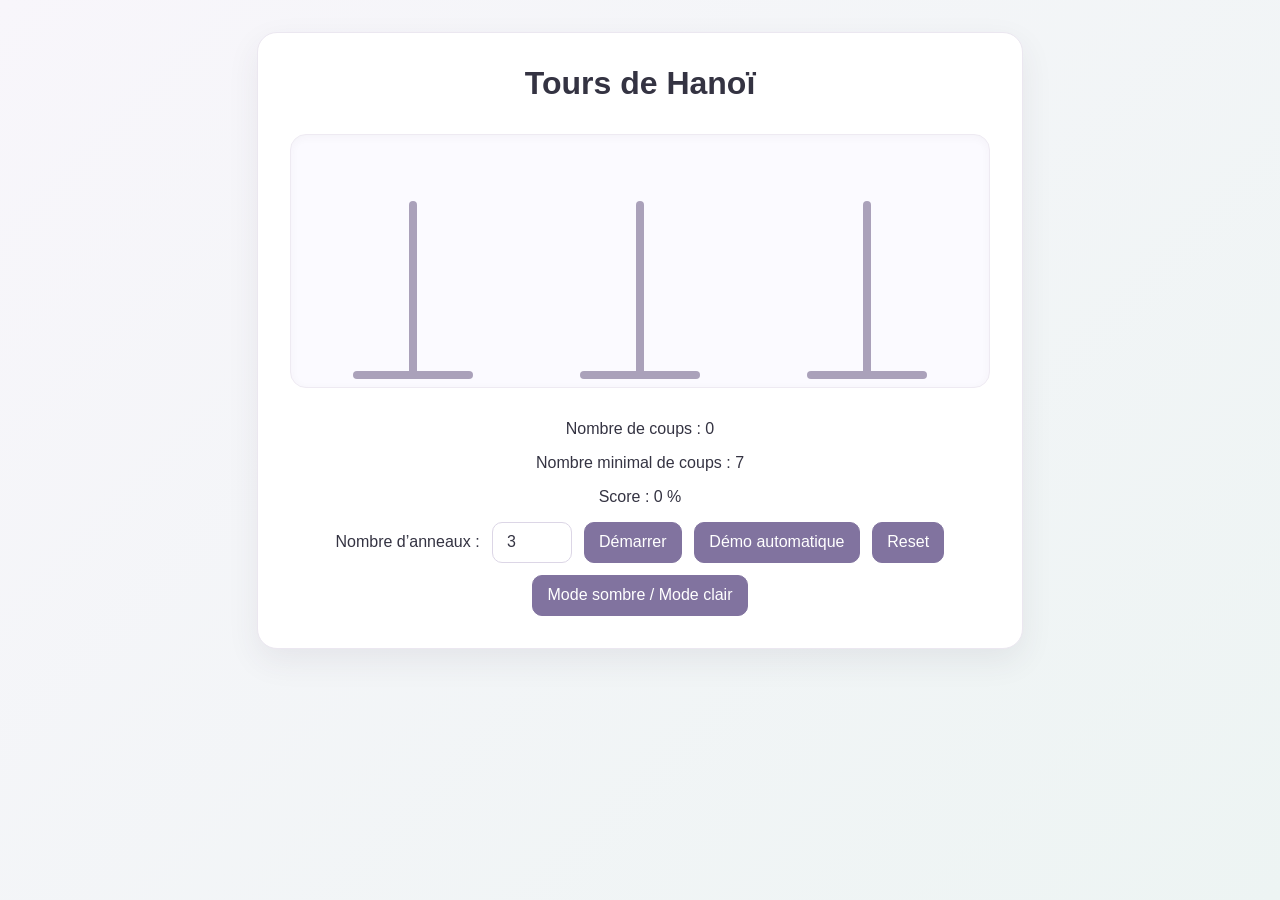
<file: index.html>
<!DOCTYPE html>
<html lang="fr">
<head>
  <meta charset="UTF-8">
  <meta name="viewport" content="width=device-width, initial-scale=1">
  <meta http-equiv="refresh" content="0; url=hanoi/">
  <title>Tours de Hanoï</title>
</head>
<body>
  <p><a href="hanoi/">Jouer au jeu des Tours de Hanoï</a></p>
</body>
</html>
</file>
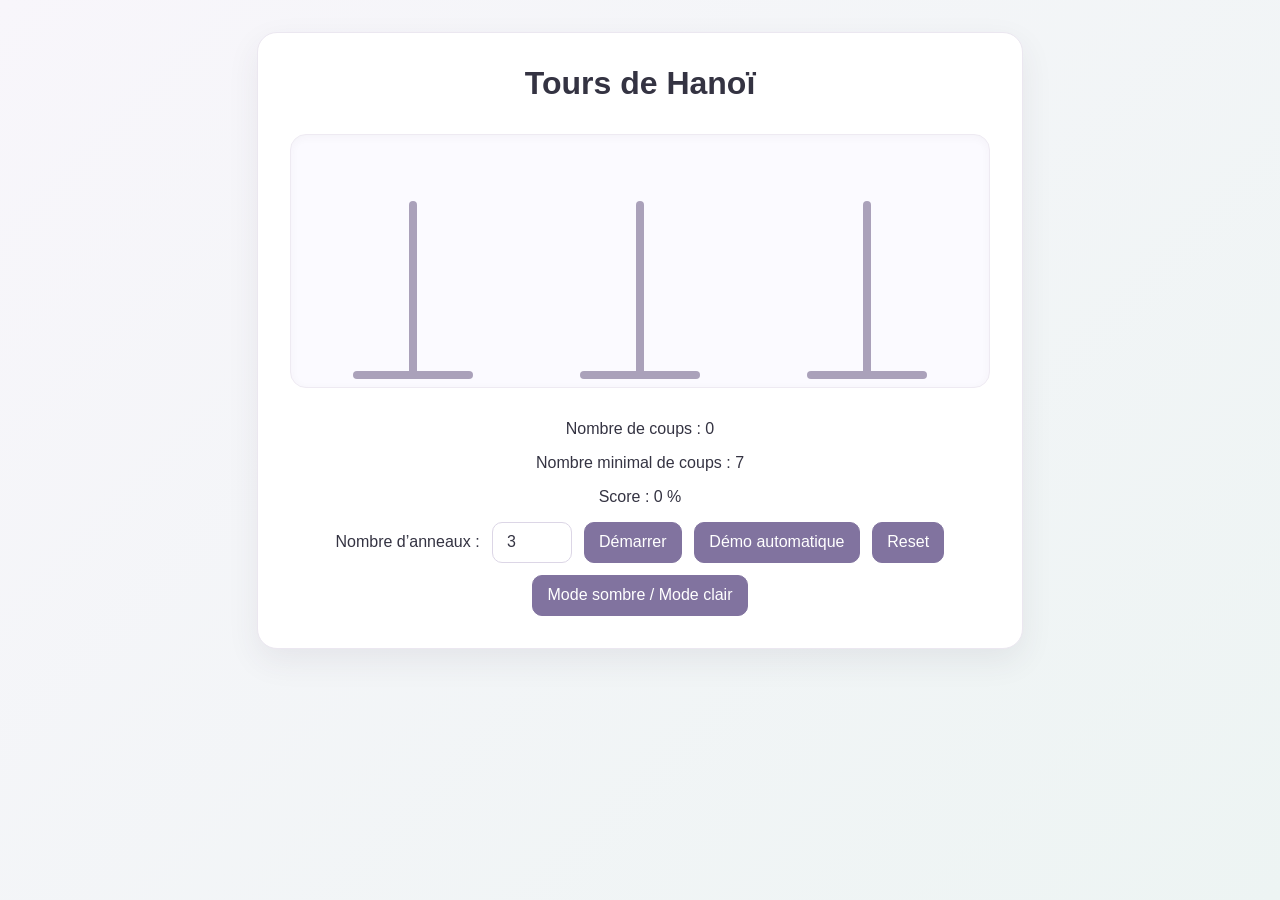
<file: hanoi/index.html>
<!DOCTYPE html>
<html lang="fr">
<head>
  <meta charset="UTF-8">
  <meta name="viewport" content="width=device-width, initial-scale=1.0">
  <title>Tours de Hanoï</title>
  <link rel="stylesheet" href="style.css">
</head>
<body>
  <main>
    <h1>Tours de Hanoï</h1>

    <div id="plateau" aria-label="Plateau avec trois tours">
      <div class="tour" aria-label="Tour 1"></div>
      <div class="tour" aria-label="Tour 2"></div>
      <div class="tour" aria-label="Tour 3"></div>
    </div>

    <p id="compteur-coups">Nombre de coups : 0</p>
    <p id="coups-minimum">Nombre minimal de coups : 7</p>
    <p id="score">Score : 0 %</p>

    <div class="commandes">
      <label for="nb-anneaux">Nombre d’anneaux :</label>
      <input type="number" id="nb-anneaux" min="1" max="8" value="3">
      <button id="btn-demarrer" type="button">Démarrer</button>
      <button id="btn-demo" type="button">Démo automatique</button>
      <button id="btn-reset" type="button">Reset</button>
      <button id="btn-theme" type="button" aria-pressed="false">
        Mode sombre / Mode clair
      </button>
    </div>
  </main>

  <script src="script.js"></script>
</body>
</html>
</file>
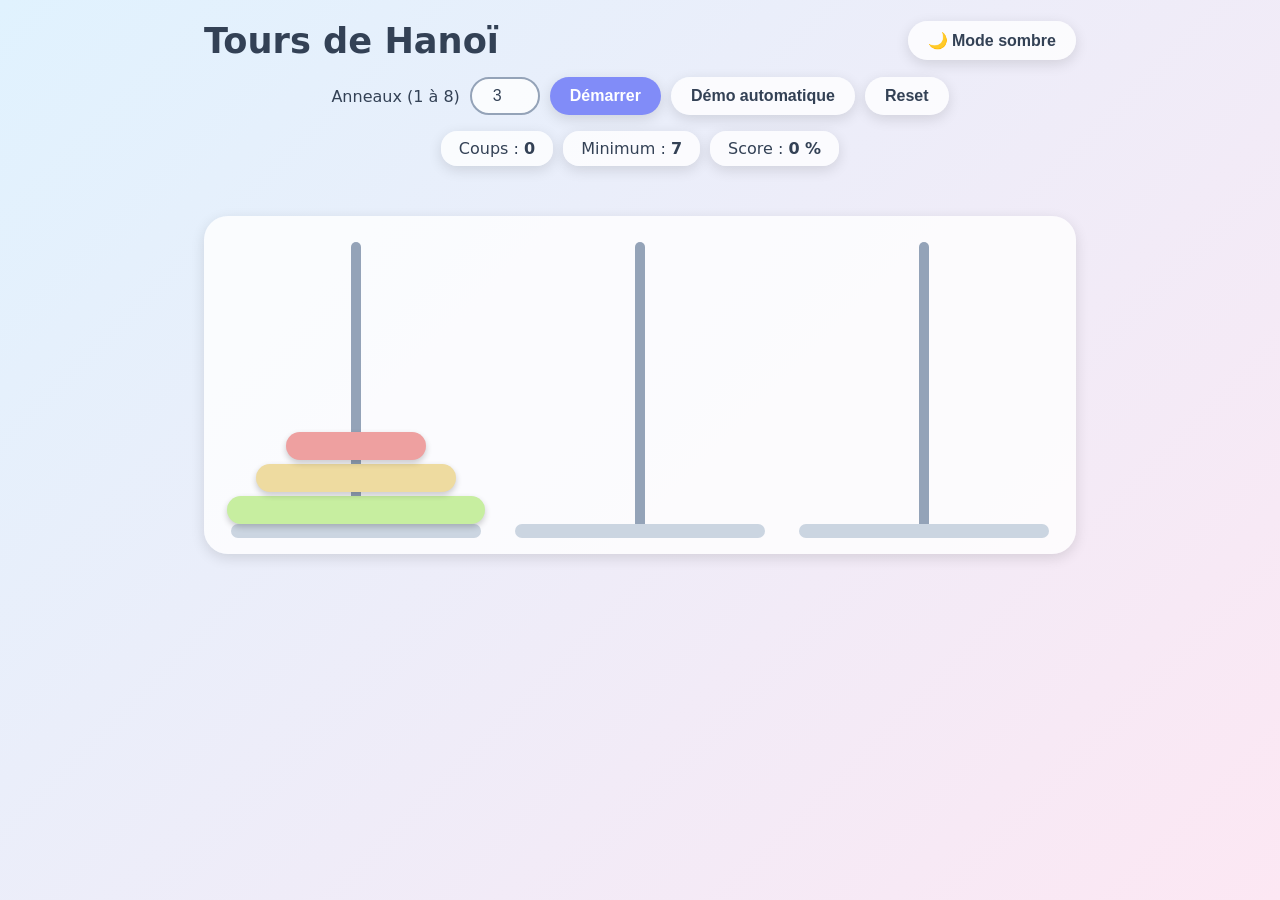
<file: exercice-7/claude/index.html>
<!DOCTYPE html>
<html lang="fr">
<head>
  <meta charset="UTF-8">
  <meta name="viewport" content="width=device-width, initial-scale=1">
  <title>Tours de Hanoï</title>
  <link rel="stylesheet" href="style.css">
</head>
<body>
  <main class="app">
    <header class="entete">
      <h1>Tours de Hanoï</h1>
      <button id="btn-theme" class="btn secondaire" type="button" aria-label="Changer de thème">🌙 Mode sombre</button>
    </header>

    <section class="commandes">
      <label for="nb-anneaux">Anneaux (1 à 8)</label>
      <input id="nb-anneaux" type="number" min="1" max="8" value="3">
      <button id="btn-demarrer" class="btn" type="button">Démarrer</button>
      <button id="btn-demo" class="btn secondaire" type="button">Démo automatique</button>
      <button id="btn-reset" class="btn secondaire" type="button">Reset</button>
    </section>

    <section class="infos" aria-live="polite">
      <div class="carte">Coups : <strong id="compteur">0</strong></div>
      <div class="carte">Minimum : <strong id="minimum">7</strong></div>
      <div class="carte">Score : <strong id="score">0 %</strong></div>
    </section>

    <p id="message" class="message" aria-live="polite"></p>

    <div id="plateau">
      <div class="tour" data-index="0" tabindex="0" aria-label="Tour 1"></div>
      <div class="tour" data-index="1" tabindex="0" aria-label="Tour 2"></div>
      <div class="tour" data-index="2" tabindex="0" aria-label="Tour 3"></div>
    </div>
  </main>
  <script src="script.js"></script>
</body>
</html>
</file>
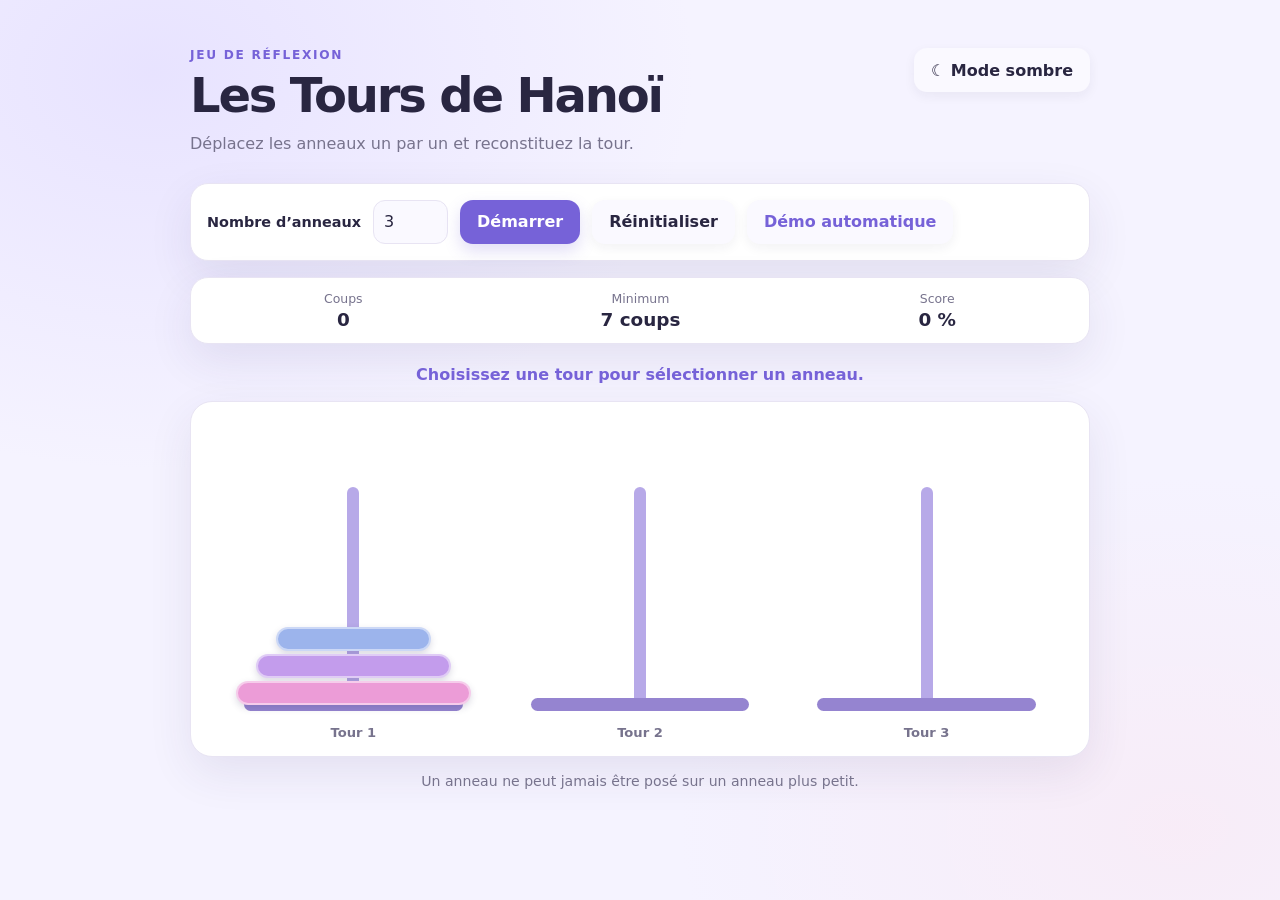
<file: exercice-7/copilot/index.html>
<!DOCTYPE html>
<html lang="fr">
<head>
  <meta charset="UTF-8">
  <meta name="viewport" content="width=device-width, initial-scale=1">
  <meta name="theme-color" content="#f5f3ff">
  <title>Les Tours de Hanoï</title>
  <link rel="stylesheet" href="style.css">
  <script src="script.js" defer></script>
</head>
<body>
  <main class="application">
    <header class="entete">
      <div>
        <p class="surtitre">Jeu de réflexion</p>
        <h1>Les Tours de Hanoï</h1>
        <p class="introduction">Déplacez les anneaux un par un et reconstituez la tour.</p>
      </div>
      <button id="btn-theme" class="bouton bouton-secondaire bouton-theme" type="button" aria-pressed="false">
        <span aria-hidden="true">☾</span> Mode sombre
      </button>
    </header>

    <section class="panneau-commandes" aria-label="Commandes de la partie">
      <label for="nb-anneaux">Nombre d’anneaux</label>
      <input id="nb-anneaux" name="nb-anneaux" type="number" min="1" max="8" step="1" value="3">
      <button id="btn-demarrer" class="bouton bouton-principal" type="button">Démarrer</button>
      <button id="btn-reset" class="bouton bouton-secondaire" type="button">Réinitialiser</button>
      <button id="btn-demo" class="bouton bouton-demo" type="button">Démo automatique</button>
    </section>

    <section class="panneau-score" aria-label="Statistiques de la partie">
      <div class="statistique">
        <span class="libelle-statistique">Coups</span>
        <strong id="compteur-coups">0</strong>
      </div>
      <div class="statistique">
        <span class="libelle-statistique">Minimum</span>
        <strong><span id="minimum-coups">7</span> coups</strong>
      </div>
      <div class="statistique">
        <span class="libelle-statistique">Score</span>
        <strong id="score">0&nbsp;%</strong>
      </div>
    </section>

    <p id="message" class="message" role="status" aria-live="polite">Choisissez une tour pour sélectionner un anneau.</p>

    <section id="plateau" aria-label="Plateau des Tours de Hanoï">
      <button class="tour" type="button" data-tour="0" aria-label="Tour 1">
        <span class="tige" aria-hidden="true"></span>
        <span class="pile" aria-hidden="true"></span>
        <span class="socle" aria-hidden="true"></span>
        <span class="nom-tour">Tour 1</span>
      </button>
      <button class="tour" type="button" data-tour="1" aria-label="Tour 2">
        <span class="tige" aria-hidden="true"></span>
        <span class="pile" aria-hidden="true"></span>
        <span class="socle" aria-hidden="true"></span>
        <span class="nom-tour">Tour 2</span>
      </button>
      <button class="tour" type="button" data-tour="2" aria-label="Tour 3">
        <span class="tige" aria-hidden="true"></span>
        <span class="pile" aria-hidden="true"></span>
        <span class="socle" aria-hidden="true"></span>
        <span class="nom-tour">Tour 3</span>
      </button>
    </section>

    <p class="consigne">Un anneau ne peut jamais être posé sur un anneau plus petit.</p>
  </main>
</body>
</html>
</file>
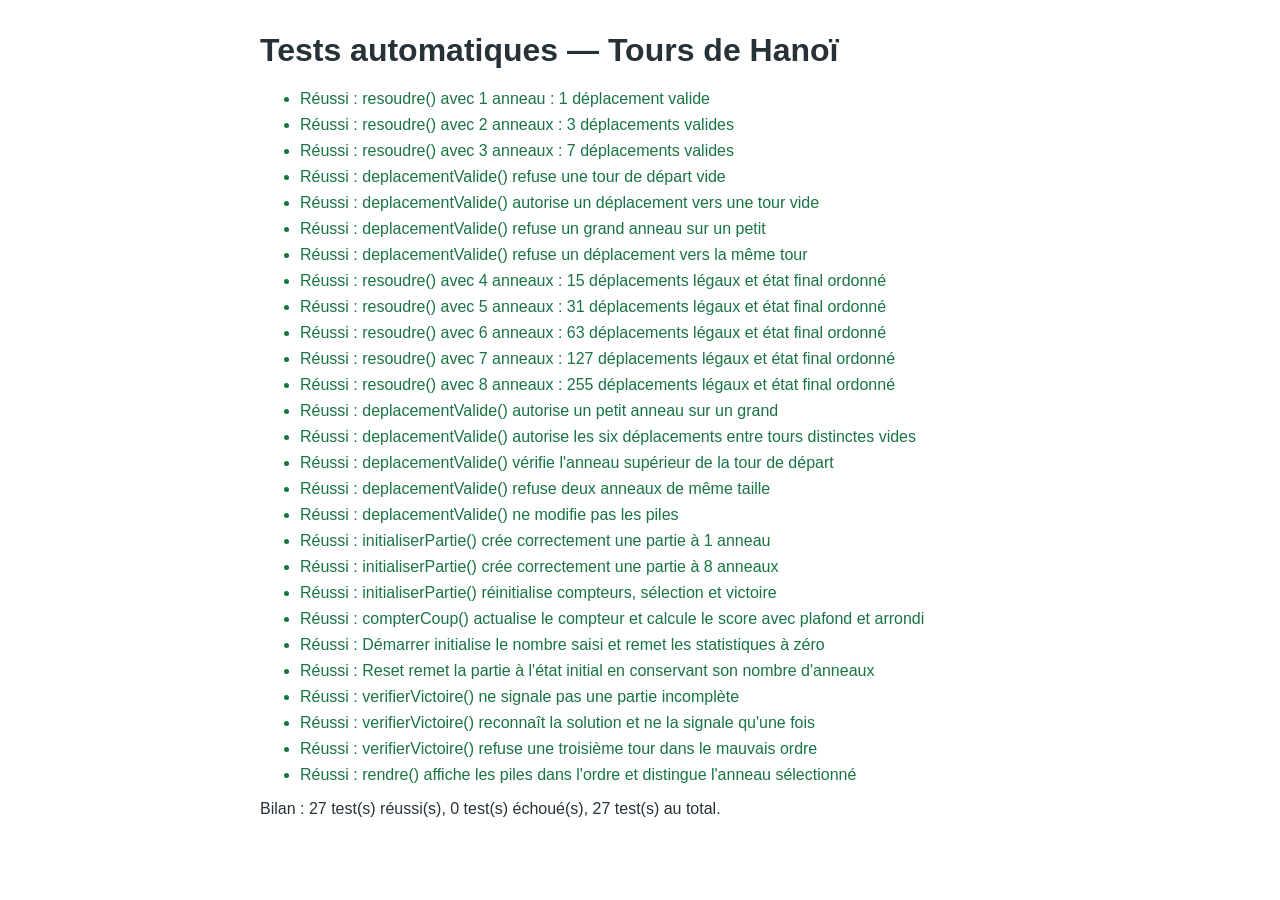
<file: tests/tests.html>
<!DOCTYPE html>
<html lang="fr">
<head>
  <meta charset="UTF-8">
  <meta name="viewport" content="width=device-width, initial-scale=1">
  <title>Tests — Tours de Hanoï</title>
  <style>
    body {
      max-width: 760px;
      margin: 2rem auto;
      padding: 0 1rem;
      color: #263238;
      font-family: Arial, sans-serif;
    }

    li {
      margin: 0.5rem 0;
    }

    .reussi {
      color: #187443;
    }

    .echoue {
      color: #b42318;
    }

    #elements-jeu {
      display: none;
    }
  </style>
</head>
<body>
  <main>
    <h1>Tests automatiques — Tours de Hanoï</h1>
    <ul id="resultats" aria-live="polite"></ul>
    <p id="bilan" aria-live="polite">Tests en cours…</p>
  </main>

  <div id="elements-jeu" aria-hidden="true">
    <label for="nb-anneaux">Nombre d'anneaux</label>
    <input id="nb-anneaux" type="number" value="3">
    <button id="btn-demarrer" type="button">Démarrer</button>
    <button id="btn-demo" type="button">Démo automatique</button>
    <button id="btn-reset" type="button">Reset</button>
    <button id="btn-theme" type="button">Changer de thème</button>
    <span id="compteur-coups"></span>
    <span id="coups-minimum"></span>
    <span id="score"></span>
    <div class="tour"></div>
    <div class="tour"></div>
    <div class="tour"></div>
  </div>

  <script src="../hanoi/script.js"></script>
  <script src="tests.js"></script>
</body>
</html>
</file>
<file: hanoi/style.css>
:root {
  font-family: Arial, sans-serif;
  color: #343342;
  background-color: #f5f3f8;
  --page-start: #f8f6fb;
  --page-end: #edf4f3;
  --text-color: #343342;
  --panel-color: #fff;
  --panel-border: #ebe7f0;
  --panel-shadow: rgb(64 53 81 / 8%);
  --board-color: #fbfaff;
  --board-border: #eeeaf2;
  --board-shadow: rgb(64 53 81 / 4%);
  --tower-color: #aaa1ba;
  --button-color: #81739f;
  --button-hover: #6e608b;
  --button-border: #81739f;
  --input-color: #fff;
  --input-border: #dcd6e6;
  --focus-color: #b5a7d2;
  --selected-color: #65558c;
  --selected-shadow: rgb(81 66 117 / 24%);
  --button-shadow: rgb(81 66 117 / 18%);
  --refused-color: #d6757e;
}

:root[data-theme="dark"] {
  color: #eeeaf5;
  background-color: #17151e;
  --page-start: #1b1924;
  --page-end: #202b2c;
  --text-color: #eeeaf5;
  --panel-color: #292633;
  --panel-border: #403b4c;
  --panel-shadow: rgb(0 0 0 / 28%);
  --board-color: #211f2b;
  --board-border: #403b4c;
  --board-shadow: rgb(0 0 0 / 18%);
  --tower-color: #9389a5;
  --button-color: #75658f;
  --button-hover: #8a79a7;
  --button-border: #9483b2;
  --input-color: #211f2b;
  --input-border: #5b536b;
  --focus-color: #c2b0e5;
  --selected-color: #d0b9ff;
  --selected-shadow: rgb(208 185 255 / 28%);
  --button-shadow: rgb(0 0 0 / 28%);
  --refused-color: #e7838c;
}

body {
  box-sizing: border-box;
  min-height: 100vh;
  margin: 0;
  padding: 2rem;
  color: var(--text-color);
  background: linear-gradient(135deg, var(--page-start), var(--page-end));
  transition: color 180ms ease, background 180ms ease;
}

main {
  max-width: 700px;
  margin: 0 auto;
  padding: 2rem;
  border: 1px solid var(--panel-border);
  border-radius: 20px;
  background-color: var(--panel-color);
  box-shadow: 0 12px 32px var(--panel-shadow);
  text-align: center;
  transition: background-color 180ms ease, border-color 180ms ease;
}

h1 {
  margin-top: 0;
  color: var(--text-color);
}

#plateau {
  display: flex;
  justify-content: space-around;
  align-items: flex-end;
  gap: 1rem;
  min-height: 220px;
  margin: 2rem 0;
  padding: 1rem;
  overflow-x: auto;
  border: 1px solid var(--board-border);
  border-radius: 16px;
  background-color: var(--board-color);
  box-shadow: inset 0 2px 8px var(--board-shadow);
  transition: background-color 180ms ease, border-color 180ms ease;
}

.tour {
  position: relative;
  display: flex;
  flex: 0 0 120px;
  flex-direction: column-reverse;
  align-items: center;
  justify-content: flex-start;
  height: 170px;
  cursor: pointer;
}

.tour::before {
  position: absolute;
  bottom: 0;
  left: 50%;
  z-index: 0;
  width: 8px;
  height: 170px;
  border-radius: 5px 5px 0 0;
  background-color: var(--tower-color);
  content: "";
  transform: translateX(-50%);
  transition: background-color 180ms ease;
}

.tour::after {
  position: absolute;
  bottom: -8px;
  left: 50%;
  width: 120px;
  height: 8px;
  border-radius: 4px;
  background-color: var(--tower-color);
  content: "";
  transform: translateX(-50%);
}

.anneau {
  z-index: 1;
  box-sizing: border-box;
  height: 20px;
  border: 1px solid rgb(75 69 92 / 18%);
  border-radius: 10px;
  color: #343342;
  font-size: 0.75rem;
  line-height: 18px;
  transition: transform 160ms ease, box-shadow 160ms ease, background-color 160ms ease;
}

.anneau[style*="52px"] {
  background-color: #f4c9d4;
}

.anneau[style*="62px"] {
  background-color: #f6dcc0;
}

.anneau[style*="72px"] {
  background-color: #f3edb8;
}

.anneau[style*="82px"] {
  background-color: #cfe7cf;
}

.anneau[style*="92px"] {
  background-color: #c8e5e8;
}

.anneau[style*="102px"] {
  background-color: #cfdaf2;
}

.anneau[style*="112px"] {
  background-color: #dfd1ef;
}

.anneau[style*="122px"] {
  background-color: #f0cfe9;
}

.anneau-selectionne {
  z-index: 2;
  outline: 3px solid var(--selected-color);
  outline-offset: 2px;
  box-shadow: 0 4px 12px var(--selected-shadow);
  transform: translateY(-5px);
}

.tour-refusee::before,
.tour-refusee .anneau:last-child {
  background-color: var(--refused-color);
}

.commandes {
  display: flex;
  justify-content: center;
  align-items: center;
  flex-wrap: wrap;
  gap: 0.75rem;
}

input,
button {
  box-sizing: border-box;
  padding: 0.65rem 0.9rem;
  border: 1px solid var(--input-border);
  border-radius: 10px;
  font: inherit;
  color: var(--text-color);
}

input {
  width: 5rem;
  background-color: var(--input-color);
}

input:focus-visible,
button:focus-visible,
.tour:focus-visible {
  outline: 3px solid var(--focus-color);
  outline-offset: 3px;
}

button {
  border-color: var(--button-border);
  background-color: var(--button-color);
  color: #fff;
  cursor: pointer;
  transition: background-color 160ms ease, border-color 160ms ease, box-shadow 160ms ease, transform 160ms ease;
}

button:hover {
  background-color: var(--button-hover);
  box-shadow: 0 4px 10px var(--button-shadow);
  transform: translateY(-1px);
}

@media (max-width: 520px) {
  body {
    padding: 1rem;
  }

  main {
    padding: 1rem;
  }

  #plateau {
    justify-content: flex-start;
    gap: 0.5rem;
    padding: 1rem 0.5rem;
  }

  .tour {
    flex-basis: 110px;
  }
}
</file>
<file: exercice-7/claude/style.css>
:root {
  --fond: linear-gradient(135deg, #e0f2fe, #fce7f3);
  --carte: rgba(255, 255, 255, 0.8);
  --texte: #334155;
  --tige: #94a3b8;
  --base: #cbd5e1;
  --accent: #818cf8;
  --accent-texte: #fff;
  --ombre: 0 4px 14px rgba(0, 0, 0, 0.12);
  --hauteur-anneau: 28px;
}

:root[data-theme="dark"] {
  --fond: linear-gradient(135deg, #0f172a, #1e1b4b);
  --carte: rgba(30, 41, 59, 0.85);
  --texte: #e2e8f0;
  --tige: #64748b;
  --base: #475569;
  --accent: #a5b4fc;
  --accent-texte: #1e1b4b;
  --ombre: 0 4px 14px rgba(0, 0, 0, 0.5);
}

* { box-sizing: border-box; }

body {
  margin: 0;
  min-height: 100vh;
  background: var(--fond);
  color: var(--texte);
  font-family: "Segoe UI", system-ui, sans-serif;
  transition: background 0.3s, color 0.3s;
}

.app { max-width: 900px; margin: 0 auto; padding: 20px 14px 40px; }

.entete {
  display: flex; justify-content: space-between; align-items: center;
  flex-wrap: wrap; gap: 10px;
}
h1 { margin: 0; font-size: clamp(1.5rem, 5vw, 2.2rem); }

.commandes, .infos {
  display: flex; flex-wrap: wrap; gap: 10px;
  align-items: center; justify-content: center; margin: 16px 0;
}

input[type="number"] {
  width: 70px; padding: 8px 10px; font-size: 1rem;
  border: 2px solid var(--tige); border-radius: 999px;
  background: var(--carte); color: var(--texte); text-align: center;
}

.btn {
  padding: 10px 20px; border: none; border-radius: 999px;
  background: var(--accent); color: var(--accent-texte);
  font-size: 1rem; font-weight: 600; cursor: pointer;
  box-shadow: var(--ombre);
  transition: transform 0.15s, opacity 0.2s;
}
.btn.secondaire { background: var(--carte); color: var(--texte); }
.btn:hover:not(:disabled) { transform: translateY(-2px); }
.btn:disabled { opacity: 0.5; cursor: not-allowed; }

.carte {
  padding: 8px 18px; border-radius: 16px;
  background: var(--carte); box-shadow: var(--ombre);
}

.message { min-height: 1.6em; text-align: center; font-weight: 600; margin: 8px 0; }
.message.erreur { color: #e11d48; }
.message.victoire { color: #16a34a; font-size: 1.3rem; }
:root[data-theme="dark"] .message.victoire { color: #4ade80; }
:root[data-theme="dark"] .message.erreur { color: #fb7185; }

#plateau {
  display: flex; gap: 12px; justify-content: space-between;
  padding: 16px; border-radius: 24px;
  background: var(--carte); box-shadow: var(--ombre);
}

.tour {
  position: relative; flex: 1;
  height: calc(8 * (var(--hauteur-anneau) + 4px) + 50px);
  display: flex; flex-direction: column-reverse; align-items: center;
  gap: 4px; padding-bottom: 14px; border-radius: 16px; cursor: pointer;
  transition: background 0.2s;
}
.tour:hover, .tour:focus-visible { background: rgba(129, 140, 248, 0.15); outline: none; }
.tour.cible { background: rgba(129, 140, 248, 0.15); }

/* tige et socle */
.tour::before {
  content: ""; position: absolute; bottom: 0; left: 50%;
  width: 10px; height: calc(100% - 10px); transform: translateX(-50%);
  background: var(--tige); border-radius: 6px 6px 0 0;
}
.tour::after {
  content: ""; position: absolute; bottom: 0; left: 4%;
  width: 92%; height: 14px; background: var(--base); border-radius: 8px;
}

.anneau {
  position: relative; z-index: 2;
  height: var(--hauteur-anneau); border-radius: 999px;
  box-shadow: 0 3px 6px rgba(0, 0, 0, 0.2);
  transition: box-shadow 0.2s, filter 0.2s;
}
.anneau.selectionne {
  box-shadow: 0 0 0 3px var(--accent), 0 0 16px 4px var(--accent);
  filter: brightness(1.08);
}
.anneau.mobile { z-index: 10; }

@media (max-width: 600px) {
  :root { --hauteur-anneau: 20px; }
  #plateau { padding: 8px; gap: 6px; }
  .btn { padding: 8px 14px; font-size: 0.9rem; }
}
</file>
<file: exercice-7/copilot/style.css>
:root {
  color-scheme: light;
  --fond: #f5f3ff;
  --surface: #ffffff;
  --surface-secondaire: #faf9ff;
  --texte: #292641;
  --texte-doux: #77738d;
  --accent: #7662d8;
  --accent-survol: #624ec5;
  --bordure: #e8e4f3;
  --ombre: 0 16px 45px rgba(58, 45, 104, 0.09);
  --tour: #b7a9e8;
  --base: #9584d0;
  font-family: Inter, ui-sans-serif, system-ui, -apple-system, BlinkMacSystemFont, "Segoe UI", sans-serif;
}

:root[data-theme="dark"] {
  color-scheme: dark;
  --fond: #171624;
  --surface: #232133;
  --surface-secondaire: #2b293d;
  --texte: #f2efff;
  --texte-doux: #b6b1cc;
  --accent: #aa98ff;
  --accent-survol: #c0b4ff;
  --bordure: #3b3851;
  --ombre: 0 16px 45px rgba(0, 0, 0, 0.22);
  --tour: #776aab;
  --base: #9485ce;
}

* {
  box-sizing: border-box;
}

body {
  min-width: 320px;
  min-height: 100vh;
  margin: 0;
  padding: 48px 20px;
  color: var(--texte);
  background:
    radial-gradient(ellipse at 12% 8%, rgba(201, 190, 255, 0.3), transparent 34%),
    radial-gradient(ellipse at 92% 92%, rgba(255, 218, 227, 0.28), transparent 30%),
    var(--fond);
  transition: background-color 180ms ease, color 180ms ease;
}

button,
input {
  font: inherit;
}

.application {
  width: min(100%, 900px);
  margin: 0 auto;
}

.entete {
  display: flex;
  align-items: flex-start;
  justify-content: space-between;
  gap: 24px;
  margin-bottom: 30px;
}

.surtitre {
  margin: 0 0 7px;
  color: var(--accent);
  font-size: 0.76rem;
  font-weight: 750;
  letter-spacing: 0.14em;
  text-transform: uppercase;
}

h1 {
  margin: 0;
  font-size: clamp(2rem, 5vw, 3rem);
  letter-spacing: -0.045em;
  line-height: 1.1;
}

.introduction {
  margin: 12px 0 0;
  color: var(--texte-doux);
}

.bouton {
  min-height: 44px;
  padding: 0 17px;
  border: 0;
  border-radius: 13px;
  font-weight: 700;
  cursor: pointer;
  transition: transform 150ms ease, background-color 150ms ease, box-shadow 150ms ease;
}

.bouton:hover {
  transform: translateY(-1px);
}

.bouton:active {
  transform: translateY(0);
}

.bouton:focus-visible,
.tour:focus-visible,
input:focus-visible {
  outline: 3px solid rgba(118, 98, 216, 0.45);
  outline-offset: 3px;
}

.bouton-principal {
  color: #fff;
  background: var(--accent);
  box-shadow: 0 7px 16px rgba(118, 98, 216, 0.22);
}

.bouton-principal:hover {
  background: var(--accent-survol);
}

:root[data-theme="dark"] .bouton-principal {
  color: #211b3c;
}

.bouton-secondaire,
.bouton-demo {
  color: var(--texte);
  background: var(--surface-secondaire);
  box-shadow: 0 4px 12px rgba(42, 34, 76, 0.06);
}

.bouton-secondaire:hover,
.bouton-demo:hover {
  background: var(--bordure);
}

.bouton-demo {
  color: var(--accent);
}

.bouton-theme {
  flex: 0 0 auto;
}

.panneau-commandes,
.panneau-score {
  display: flex;
  align-items: center;
  gap: 12px;
  padding: 16px;
  border: 1px solid var(--bordure);
  border-radius: 18px;
  background: var(--surface);
  box-shadow: var(--ombre);
}

.panneau-commandes {
  flex-wrap: wrap;
}

.panneau-commandes label {
  font-size: 0.9rem;
  font-weight: 700;
}

#nb-anneaux {
  width: 75px;
  height: 44px;
  padding: 0 10px;
  border: 1px solid var(--bordure);
  border-radius: 12px;
  color: var(--texte);
  background: var(--surface-secondaire);
}

.panneau-score {
  justify-content: space-around;
  margin-top: 16px;
  padding: 13px 20px;
}

.statistique {
  display: grid;
  gap: 3px;
  text-align: center;
}

.libelle-statistique {
  color: var(--texte-doux);
  font-size: 0.78rem;
}

.statistique strong {
  font-size: 1.15rem;
}

.message {
  min-height: 26px;
  margin: 21px 0 10px;
  color: var(--accent);
  font-weight: 700;
  text-align: center;
}

#plateau {
  display: grid;
  grid-template-columns: repeat(3, minmax(0, 1fr));
  gap: clamp(8px, 3vw, 26px);
  padding: 18px clamp(8px, 4vw, 32px) 6px;
  border: 1px solid var(--bordure);
  border-radius: 22px;
  background: var(--surface);
  box-shadow: var(--ombre);
}

.tour {
  position: relative;
  display: flex;
  height: 330px;
  min-width: 0;
  flex-direction: column;
  align-items: center;
  justify-content: flex-end;
  padding: 0 0 45px;
  border: 0;
  border-radius: 14px;
  color: var(--texte);
  background: transparent;
  cursor: pointer;
  -webkit-tap-highlight-color: transparent;
}

.tour:hover {
  background: var(--surface-secondaire);
}

.tige {
  position: absolute;
  z-index: 0;
  bottom: 45px;
  left: 50%;
  width: 12px;
  height: 218px;
  border-radius: 10px 10px 3px 3px;
  background: var(--tour);
  transform: translateX(-50%);
}

.socle {
  position: absolute;
  z-index: 1;
  bottom: 39px;
  left: 8%;
  width: 84%;
  height: 13px;
  border-radius: 10px;
  background: var(--base);
}

.pile {
  position: relative;
  z-index: 2;
  display: flex;
  width: 100%;
  height: 222px;
  flex-direction: column-reverse;
  align-items: center;
  justify-content: flex-start;
  gap: 3px;
  pointer-events: none;
}

.anneau {
  display: block;
  flex: 0 0 24px;
  max-width: 94%;
  border: 2px solid rgba(255, 255, 255, 0.48);
  border-radius: 999px;
  background: var(--couleur-anneau);
  box-shadow: 0 3px 7px rgba(50, 39, 88, 0.17);
  transition: filter 150ms ease, box-shadow 150ms ease;
}

.anneau.selectionne {
  z-index: 3;
  filter: brightness(1.06);
  box-shadow: 0 0 0 4px rgba(118, 98, 216, 0.3), 0 8px 14px rgba(50, 39, 88, 0.2);
}

.nom-tour {
  position: absolute;
  bottom: 10px;
  color: var(--texte-doux);
  font-size: 0.82rem;
  font-weight: 700;
}

.consigne {
  margin: 16px 0 0;
  color: var(--texte-doux);
  font-size: 0.88rem;
  text-align: center;
}

.anneau-anime {
  z-index: 10;
  pointer-events: none;
  will-change: transform;
}

@media (max-width: 640px) {
  body {
    padding: 28px 14px;
  }

  .entete {
    gap: 12px;
  }

  .introduction {
    max-width: 330px;
    line-height: 1.5;
  }

  .bouton-theme {
    min-height: 40px;
    padding: 0 11px;
    font-size: 0.82rem;
  }

  .panneau-commandes {
    gap: 9px;
  }

  .panneau-commandes label {
    width: calc(100% - 88px);
  }

  .panneau-commandes .bouton {
    flex: 1 1 calc(50% - 8px);
    padding: 0 10px;
    font-size: 0.86rem;
  }

  #plateau {
    padding-right: 5px;
    padding-left: 5px;
  }

  .tour {
    height: 290px;
    padding-bottom: 42px;
  }

  .tige {
    bottom: 42px;
    height: 190px;
    width: 9px;
  }

  .socle {
    bottom: 36px;
  }

  .pile {
    height: 194px;
    gap: 2px;
  }

  .anneau {
    flex-basis: 21px;
  }
}

@media (max-width: 390px) {
  .entete {
    flex-direction: column-reverse;
  }

  .bouton-theme {
    align-self: flex-end;
  }

  .panneau-score {
    padding-right: 8px;
    padding-left: 8px;
  }

  .statistique strong {
    font-size: 1rem;
  }
}

@media (prefers-reduced-motion: reduce) {
  *,
  *::before,
  *::after {
    scroll-behavior: auto !important;
    transition-duration: 0.01ms !important;
  }
}
</file>
